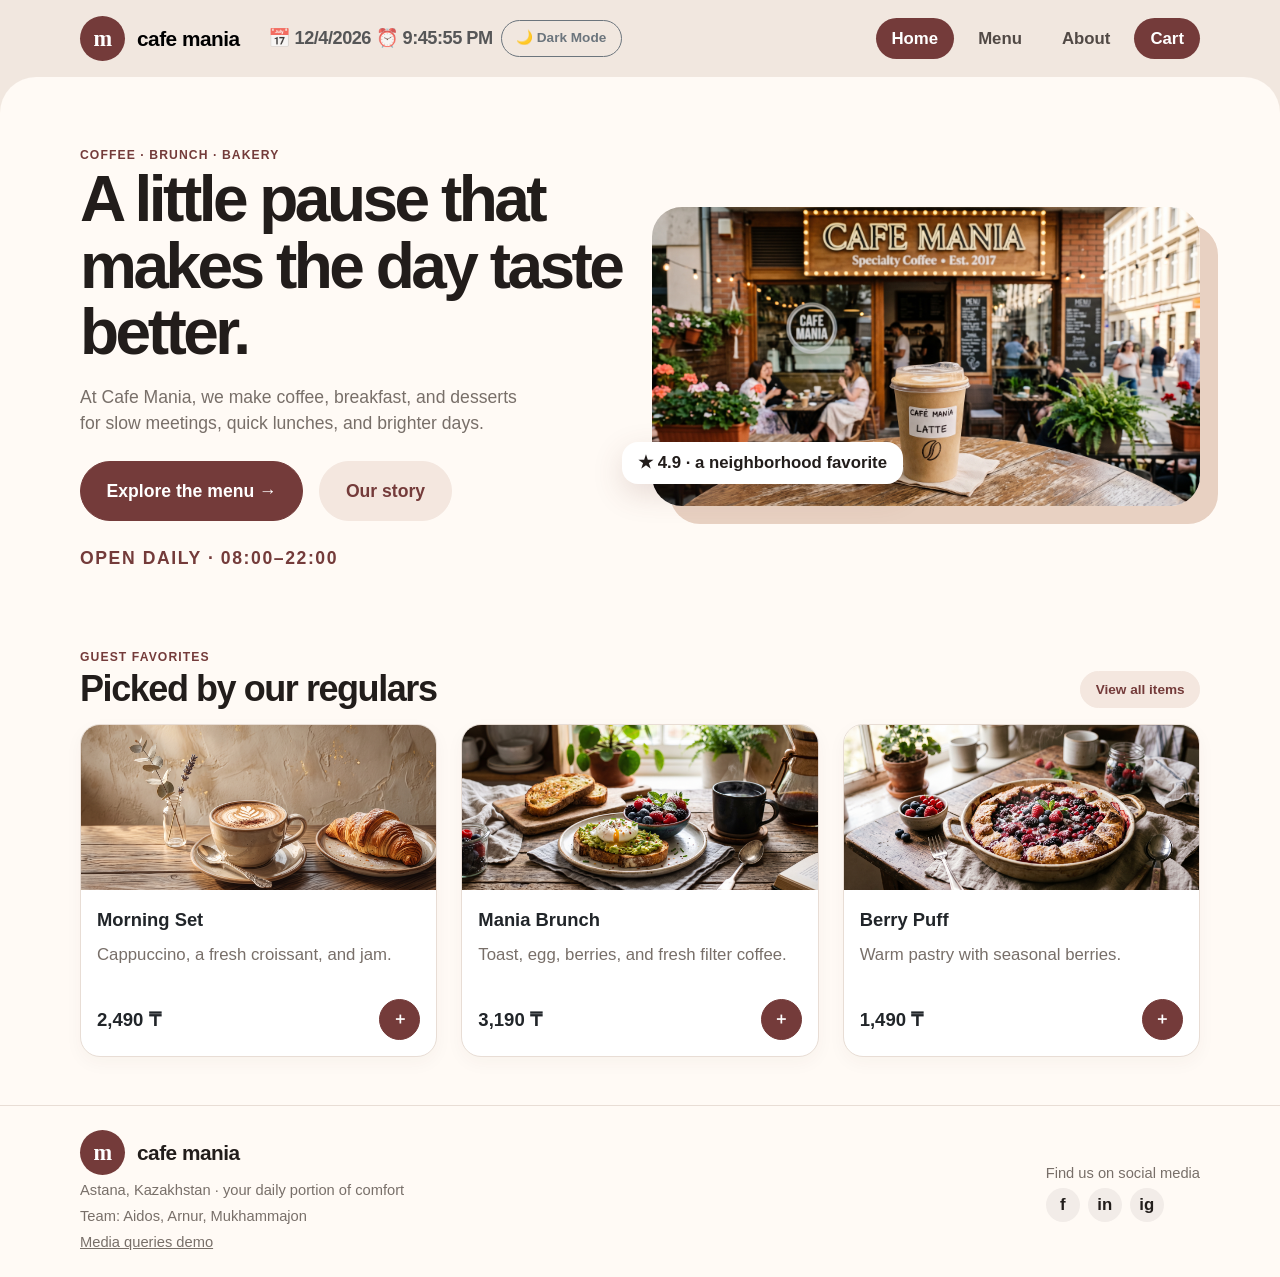
<file: index.html>
<!DOCTYPE html>
<html lang="en">
<head>
  <meta charset="UTF-8">
  <meta name="viewport" content="width=device-width, initial-scale=1.0">
  <title>Cafe Mania - Home</title>
  <link rel="stylesheet" href="https://cdn.jsdelivr.net/npm/bootstrap@5.3.3/dist/css/bootstrap.min.css">
  <link rel="stylesheet" href="css/style.css">
</head>
<body>

  <header id="main-header" class="py-3">
    <nav class="navbar navbar-expand-md p-0" aria-label="Main navigation">
      <div class="container shell">
        <a class="navbar-brand brand m-0 p-0" href="index.html">
          <span class="brand-mark">m</span>
          <span>cafe mania</span>
          <span id="live-clock" class="ms-3 small fw-bold text-muted"></span>
        </a>
        <button id="themeToggle" class="btn btn-sm btn-outline-secondary ms-2">🌙 Dark Mode</button>
        <button class="navbar-toggler" type="button" data-bs-toggle="collapse" data-bs-target="#mainNav" aria-controls="mainNav" aria-expanded="false" aria-label="Toggle navigation">
          <span class="navbar-toggler-icon"></span>
        </button>
        <div class="collapse navbar-collapse" id="mainNav">
          <ul class="navbar-nav ms-auto gap-1 gap-md-2 mt-3 mt-md-0 mb-0">
          <li class="nav-item"><a class="nav-link rounded-pill px-3 py-2 fw-bold small active bg-primary" href="index.html" aria-current="page">Home</a></li>
          <li class="nav-item"><a class="nav-link rounded-pill px-3 py-2 fw-bold small" href="menu.html">Menu</a></li>
          <li class="nav-item"><a class="nav-link rounded-pill px-3 py-2 fw-bold small" href="about.html">About</a></li>
          <li class="nav-item"><a class="nav-link rounded-pill px-3 py-2 fw-bold small bg-primary text-white" href="cart.html">Cart</a></li>
          </ul>
        </div>
      </div>
    </nav>
  </header>

  <main class="page pt-4 pt-md-5 pb-5">
    <div class="container shell">

      <section class="row align-items-center g-4 pt-lg-3 pb-5">
        <div class="col-lg-6">
          <div class="hero-copy">
            <span class="eyebrow">Coffee · brunch · bakery</span>
            <h1>A little pause that makes the day taste better.</h1>
            <p>At Cafe Mania, we make coffee, breakfast, and desserts for slow meetings, quick lunches, and brighter days.</p>
            <div class="d-flex flex-wrap gap-3 my-4">
              <a class="btn btn-primary btn-lg" href="menu.html">Explore the menu →</a>
              <a class="btn btn-secondary btn-lg" href="about.html">Our story</a>
            </div>
            <p class="eyebrow mb-0">Open daily · 08:00–22:00</p>
          </div>
        </div>
        <div class="col-lg-6">
          <div class="hero-art">
            <img class="img-fluid" src="images/main%20.jpg" alt="A Cafe Mania coffee cup and croissant">
            <div class="floating-note px-3 py-2">★ 4.9 · a neighborhood favorite</div>
          </div>
        </div>
      </section>

      <section>
        <div class="d-flex flex-column flex-sm-row justify-content-between align-items-sm-end gap-3 mt-3 mt-lg-4 mb-3">
          <div>
            <span class="eyebrow">Guest favorites</span>
            <h2 class="mb-0">Picked by our regulars</h2>
          </div>
          <a class="btn btn-secondary btn-sm align-self-start align-self-sm-auto" href="menu.html">View all items</a>
        </div>
        <div class="row row-cols-1 row-cols-md-2 row-cols-lg-3 g-4">
          <div class="col">
            <article class="card h-100">
              <img class="card-img-top" src="images/cofee.jpg" alt="Coffee and croissant set">
              <div class="card-body d-flex flex-column p-3">
                <h3 class="card-title">Morning Set</h3>
                <p class="card-text">Cappuccino, a fresh croissant, and jam.</p>
                <div class="price-line d-flex justify-content-between align-items-center mt-auto pt-3">
                  <span>2,490 ₸</span>
                  <a class="btn btn-primary btn-round rounded-circle p-0" href="cart.html" aria-label="Add Morning Set to cart">＋</a>
                </div>
              </div>
            </article>
          </div>
          <div class="col">
            <article class="card h-100">
              <img class="card-img-top" src="images/zavtrak.jpg" alt="Breakfast plate with toast and berries">
              <div class="card-body d-flex flex-column p-3">
                <h3 class="card-title">Mania Brunch</h3>
                <p class="card-text">Toast, egg, berries, and fresh filter coffee.</p>
                <div class="price-line d-flex justify-content-between align-items-center mt-auto pt-3">
                  <span>3,190 ₸</span>
                  <a class="btn btn-primary btn-round rounded-circle p-0" href="cart.html" aria-label="Add Mania Brunch to cart">＋</a>
                </div>
              </div>
            </article>
          </div>
          <div class="col">
            <article class="card h-100">
              <img class="card-img-top" src="images/pirog.jpg" alt="Berry pastry">
              <div class="card-body d-flex flex-column p-3">
                <h3 class="card-title">Berry Puff</h3>
                <p class="card-text">Warm pastry with seasonal berries.</p>
                <div class="price-line d-flex justify-content-between align-items-center mt-auto pt-3">
                  <span>1,490 ₸</span>
                  <a class="btn btn-primary btn-round rounded-circle p-0" href="cart.html" aria-label="Add Berry Puff to cart">＋</a>
                </div>
              </div>
            </article>
          </div>
        </div>
      </section>

    </div>
  </main>

  <footer class="py-4">
    <div class="container shell d-flex flex-column flex-md-row justify-content-between align-items-md-center gap-3">
      <div>
        <a class="brand" href="index.html">
          <span class="brand-mark">m</span>
          <span>cafe mania</span>
        </a>
        <p class="mt-1 mb-0 small">Astana, Kazakhstan · your daily portion of comfort</p>
        <p class="mt-1 mb-0 small">Team: Aidos, Arnur, Mukhammajon</p>
        <p class="mt-1 mb-0 small"><a class="text-decoration-underline" href="responsive.html">Media queries demo</a></p>
      </div>
      <div>
        <p class="mb-1 small">Find us on social media</p>
        <div class="socials d-flex gap-2">
          <a href="#">f</a>
          <a href="#">in</a>
          <a href="#">ig</a>
        </div>
      </div>
    </div>
  </footer>

  <script src="https://cdn.jsdelivr.net/npm/bootstrap@5.3.3/dist/js/bootstrap.bundle.min.js"></script>
  <script src="script.js"></script>
</body>
</html>
</file>
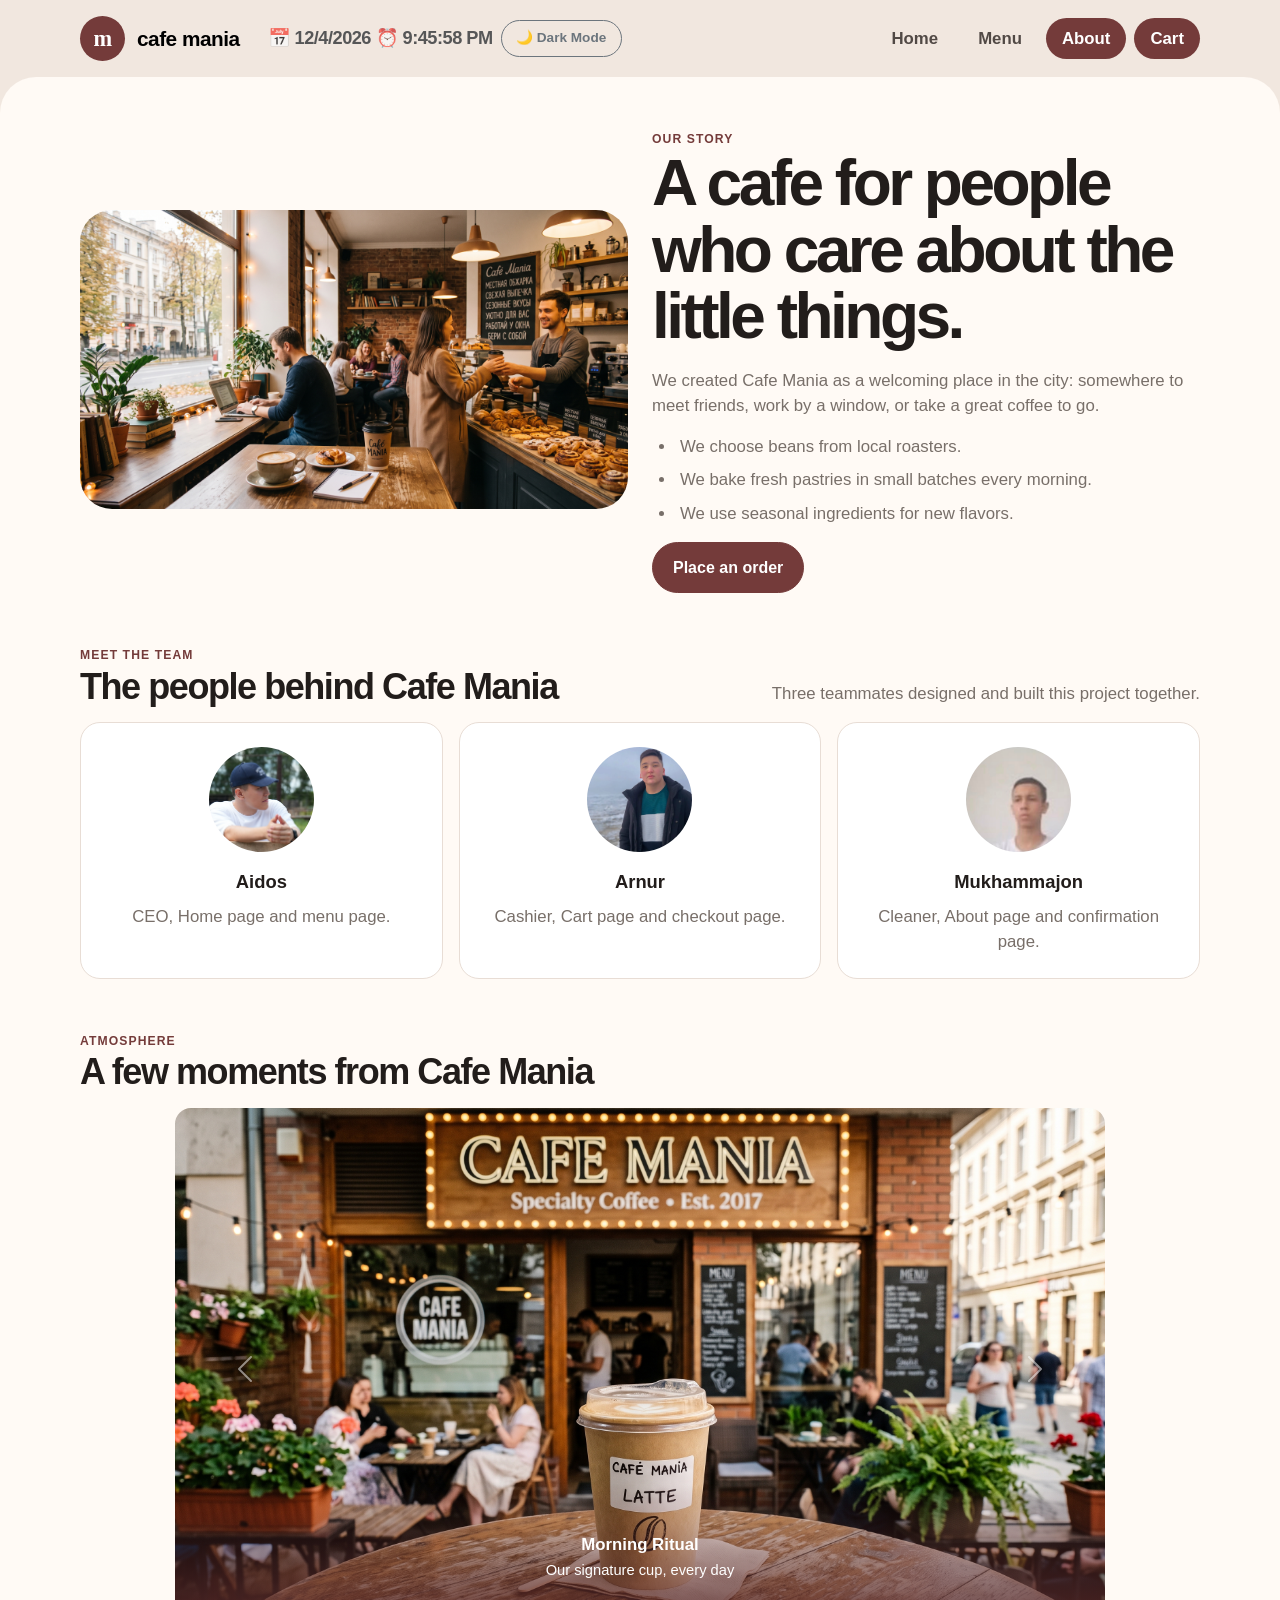
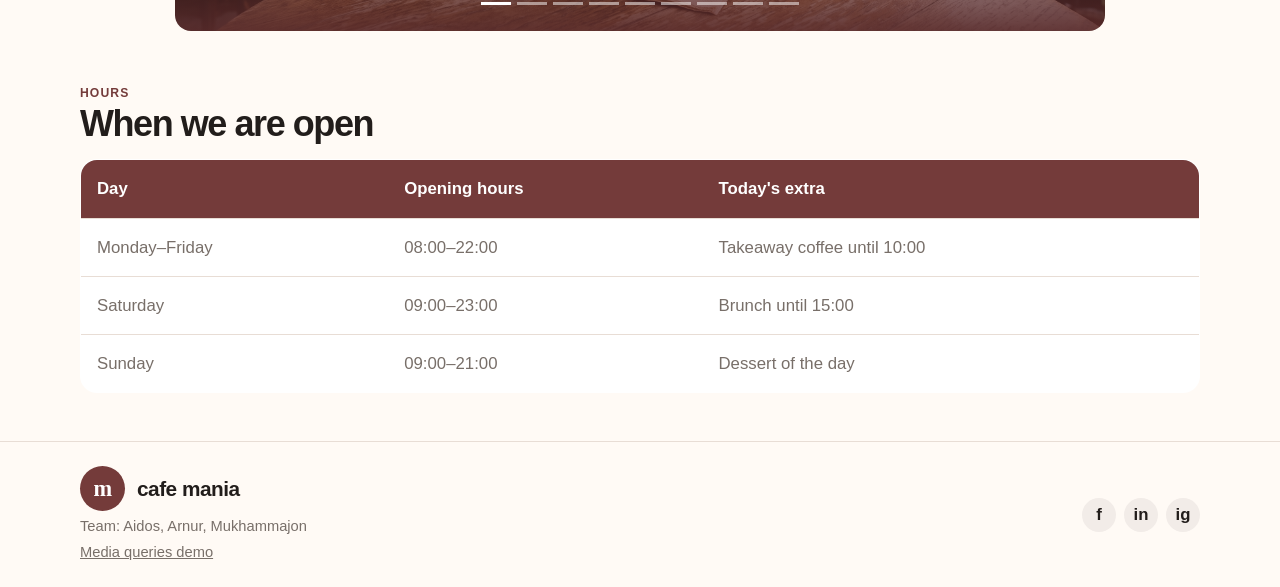
<file: about.html>
<!DOCTYPE html>
<html lang="en">
<head>
  <meta charset="UTF-8">
  <meta name="viewport" content="width=device-width, initial-scale=1.0">
  <title>Cafe Mania - About Us</title>
  <link rel="stylesheet" href="https://cdn.jsdelivr.net/npm/bootstrap@5.3.3/dist/css/bootstrap.min.css">
  <link rel="stylesheet" href="css/style.css">
</head>
<body>

  <header id="main-header" class="py-3">
    <nav class="navbar navbar-expand-md p-0" aria-label="Main navigation">
      <div class="container shell">
        <a class="navbar-brand brand m-0 p-0" href="index.html">
          <span class="brand-mark">m</span>
          <span>cafe mania</span>
          <span id="live-clock" class="ms-3 small fw-bold text-muted"></span>
        </a>
        <button id="themeToggle" class="btn btn-sm btn-outline-secondary ms-2">🌙 Dark Mode</button>
        <button class="navbar-toggler" type="button" data-bs-toggle="collapse" data-bs-target="#mainNav" aria-controls="mainNav" aria-expanded="false" aria-label="Toggle navigation">
          <span class="navbar-toggler-icon"></span>
        </button>
        <div class="collapse navbar-collapse" id="mainNav">
          <ul class="navbar-nav ms-auto gap-1 gap-md-2 mt-3 mt-md-0 mb-0">
          <li class="nav-item"><a class="nav-link rounded-pill px-3 py-2 fw-bold small" href="index.html">Home</a></li>
          <li class="nav-item"><a class="nav-link rounded-pill px-3 py-2 fw-bold small" href="menu.html">Menu</a></li>
          <li class="nav-item"><a class="nav-link rounded-pill px-3 py-2 fw-bold small active bg-primary" href="about.html" aria-current="page">About</a></li>
          <li class="nav-item"><a class="nav-link rounded-pill px-3 py-2 fw-bold small bg-primary text-white" href="cart.html">Cart</a></li>
          </ul>
        </div>
      </div>
    </nav>
  </header>

  <main class="page pt-4 pt-md-5 pb-5">
    <div class="container shell">

      <section class="row align-items-center g-4 mb-5">
        <div class="col-md-6">
          <img class="img-fluid rounded-5" src="images/team.jpg" alt="Cafe Mania team illustration">
        </div>
        <div class="col-md-6">
          <span class="eyebrow">Our story</span>
          <h1>A cafe for people who care about the little things.</h1>
          <p>We created Cafe Mania as a welcoming place in the city: somewhere to meet friends, work by a window, or take a great coffee to go.</p>
          <ul class="story-list ps-4">
            <li class="my-2 ps-1">We choose beans from local roasters.</li>
            <li class="my-2 ps-1">We bake fresh pastries in small batches every morning.</li>
            <li class="my-2 ps-1">We use seasonal ingredients for new flavors.</li>
          </ul>
          <a class="btn btn-primary" href="checkout.html">Place an order</a>
        </div>
      </section>

      <section class="mb-5">
        <div class="d-flex flex-column flex-sm-row justify-content-between align-items-sm-end gap-3 mt-3 mt-lg-4 mb-3">
          <div>
            <span class="eyebrow">Meet the team</span>
            <h2 class="mb-0">The people behind Cafe Mania</h2>
          </div>
          <p class="mb-0">Three teammates designed and built this project together.</p>
        </div>
        <div class="row row-cols-1 row-cols-sm-3 g-3">
          <div class="col">
            <article class="person h-100 p-4 text-center">
              <img class="rounded-circle mx-auto mb-3" src="images/aidos.jpeg" alt="Portrait of Aidos">
              <h3>Aidos</h3>
              <p class="mb-0">CEO, Home page and menu page.</p>
            </article>
          </div>
          <div class="col">
            <article class="person h-100 p-4 text-center">
              <img class="rounded-circle mx-auto mb-3" src="images/arnur.jpeg" alt="Portrait of Arnur">
              <h3>Arnur</h3>
              <p class="mb-0">Cashier, Cart page and checkout page.</p>
            </article>
          </div>
          <div class="col">
            <article class="person h-100 p-4 text-center">
              <img class="rounded-circle mx-auto mb-3" src="images/mukhammajon.jpeg" alt="Portrait of Mukhammajon">
              <h3>Mukhammajon</h3>
              <p class="mb-0">Cleaner, About page and confirmation page.</p>
            </article>
          </div>
        </div>
      </section>

      <section class="mb-5">
        <div class="d-flex flex-column flex-sm-row justify-content-between align-items-sm-end gap-3 mt-3 mt-lg-4 mb-3">
          <div>
            <span class="eyebrow">Atmosphere</span>
            <h2 class="mb-0">A few moments from Cafe Mania</h2>
          </div>
        </div>
        <div class="row justify-content-center">
          <div class="col-lg-10">
            <div id="atmosphereCarousel" class="carousel slide rounded-4 overflow-hidden" role="region" aria-label="Photo gallery">
              <div class="carousel-indicators">
              <button type="button" data-bs-target="#atmosphereCarousel" data-bs-slide-to="0" class="active" aria-current="true" aria-label="Slide 1"></button>
              <button type="button" data-bs-target="#atmosphereCarousel" data-bs-slide-to="1" aria-label="Slide 2"></button>
              <button type="button" data-bs-target="#atmosphereCarousel" data-bs-slide-to="2" aria-label="Slide 3"></button>
              <button type="button" data-bs-target="#atmosphereCarousel" data-bs-slide-to="3" aria-label="Slide 4"></button>
              <button type="button" data-bs-target="#atmosphereCarousel" data-bs-slide-to="4" aria-label="Slide 5"></button>
              <button type="button" data-bs-target="#atmosphereCarousel" data-bs-slide-to="5" aria-label="Slide 6"></button>
              <button type="button" data-bs-target="#atmosphereCarousel" data-bs-slide-to="6" aria-label="Slide 7"></button>
              <button type="button" data-bs-target="#atmosphereCarousel" data-bs-slide-to="7" aria-label="Slide 8"></button>
              <button type="button" data-bs-target="#atmosphereCarousel" data-bs-slide-to="8" aria-label="Slide 9"></button>
              </div>
              <div class="carousel-inner">
              <div class="carousel-item active">
                <img src="images/main%20.jpg" alt="Coffee cup and croissant on the counter">
                <div class="carousel-caption start-0 end-0 bottom-0 pt-5 pb-5 px-5">
                  <span class="fw-bold">Morning Ritual</span><br><small>Our signature cup, every day</small>
                </div>
              </div>
              <div class="carousel-item">
                <img src="images/cofee.jpg" alt="Coffee and croissant set">
                <div class="carousel-caption start-0 end-0 bottom-0 pt-5 pb-5 px-5">
                  <span class="fw-bold">Fresh Roast</span><br><small>Beans from local roasters</small>
                </div>
              </div>
              <div class="carousel-item">
                <img src="images/Cappucino.jpg" alt="Cappuccino with a pastry">
                <div class="carousel-caption start-0 end-0 bottom-0 pt-5 pb-5 px-5">
                  <span class="fw-bold">Latte Art</span><br><small>Double espresso, silky foam</small>
                </div>
              </div>
              <div class="carousel-item">
                <img src="images/zavtrak.jpg" alt="Breakfast plate with toast and berries">
                <div class="carousel-caption start-0 end-0 bottom-0 pt-5 pb-5 px-5">
                  <span class="fw-bold">Mania Brunch</span><br><small>Toast, egg and fresh berries</small>
                </div>
              </div>
              <div class="carousel-item">
                <img src="images/lunch.jpg" alt="Lunch plate">
                <div class="carousel-caption start-0 end-0 bottom-0 pt-5 pb-5 px-5">
                  <span class="fw-bold">Midday Break</span><br><small>A hot dish and homemade lemonade</small>
                </div>
              </div>
              <div class="carousel-item">
                <img src="images/pirog.jpg" alt="Berry pastry">
                <div class="carousel-caption start-0 end-0 bottom-0 pt-5 pb-5 px-5">
                  <span class="fw-bold">Bakery Corner</span><br><small>Baked fresh every morning</small>
                </div>
              </div>
              <div class="carousel-item">
                <img src="images/tea.jpg" alt="A hot drink in a cup">
                <div class="carousel-caption start-0 end-0 bottom-0 pt-5 pb-5 px-5">
                  <span class="fw-bold">Tea Time</span><br><small>Bright berry blends with honey</small>
                </div>
              </div>
              <div class="carousel-item">
                <img src="images/desert.jpg" alt="Berry dessert">
                <div class="carousel-caption start-0 end-0 bottom-0 pt-5 pb-5 px-5">
                  <span class="fw-bold">Dessert of the Day</span><br><small>Ask your barista what's fresh</small>
                </div>
              </div>
              <div class="carousel-item">
                <img src="images/team.jpg" alt="Cafe Mania team at work">
                <div class="carousel-caption start-0 end-0 bottom-0 pt-5 pb-5 px-5">
                  <span class="fw-bold">Our People</span><br><small>The faces behind every cup</small>
                </div>
              </div>
              </div>
              <button class="carousel-control-prev" type="button" data-bs-target="#atmosphereCarousel" data-bs-slide="prev">
                <span class="carousel-control-prev-icon" aria-hidden="true"></span>
                <span class="visually-hidden">Previous</span>
              </button>
              <button class="carousel-control-next" type="button" data-bs-target="#atmosphereCarousel" data-bs-slide="next">
                <span class="carousel-control-next-icon" aria-hidden="true"></span>
                <span class="visually-hidden">Next</span>
              </button>
            </div>
          </div>
        </div>
      </section>

      <section>
        <div class="d-flex flex-column flex-sm-row justify-content-between align-items-sm-end gap-3 mt-3 mt-lg-4 mb-3">
          <div>
            <span class="eyebrow">Hours</span>
            <h2 class="mb-0">When we are open</h2>
          </div>
        </div>
        <table class="schedule">
          <thead>
            <tr>
              <th class="p-2 p-sm-3">Day</th>
              <th class="p-2 p-sm-3">Opening hours</th>
              <th class="p-2 p-sm-3">Today's extra</th>
            </tr>
          </thead>
          <tbody>
            <tr>
              <td class="p-2 p-sm-3">Monday–Friday</td>
              <td class="p-2 p-sm-3">08:00–22:00</td>
              <td class="p-2 p-sm-3">Takeaway coffee until 10:00</td>
            </tr>
            <tr>
              <td class="p-2 p-sm-3">Saturday</td>
              <td class="p-2 p-sm-3">09:00–23:00</td>
              <td class="p-2 p-sm-3">Brunch until 15:00</td>
            </tr>
            <tr>
              <td class="p-2 p-sm-3">Sunday</td>
              <td class="p-2 p-sm-3">09:00–21:00</td>
              <td class="p-2 p-sm-3">Dessert of the day</td>
            </tr>
          </tbody>
        </table>
      </section>

    </div>
  </main>

  <footer class="py-4">
    <div class="container shell d-flex flex-column flex-md-row justify-content-between align-items-md-center gap-3">
      <div>
        <a class="brand" href="index.html">
          <span class="brand-mark">m</span>
          <span>cafe mania</span>
        </a>
        <p class="mt-1 mb-0 small">Team: Aidos, Arnur, Mukhammajon</p>
        <p class="mt-1 mb-0 small"><a class="text-decoration-underline" href="responsive.html">Media queries demo</a></p>
      </div>
      <div>
        <div class="socials d-flex gap-2">
          <a href="#">f</a>
          <a href="#">in</a>
          <a href="#">ig</a>
        </div>
      </div>
    </div>
  </footer>

  <script src="https://cdn.jsdelivr.net/npm/bootstrap@5.3.3/dist/js/bootstrap.bundle.min.js"></script>
  <script src="script.js"></script>
</body>
</html>
</file>
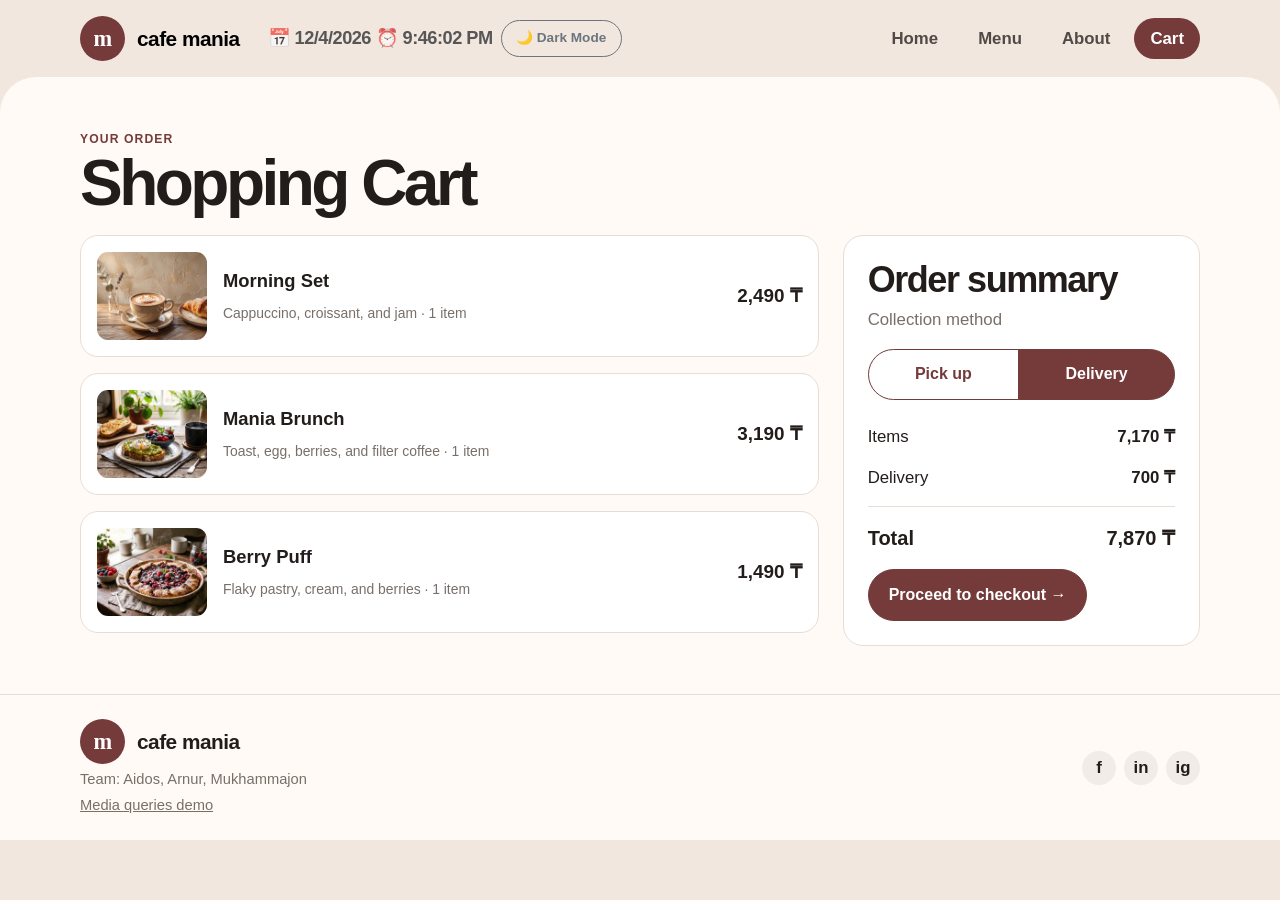
<file: cart.html>
<!DOCTYPE html>
<html lang="en">
<head>
  <meta charset="UTF-8">
  <meta name="viewport" content="width=device-width, initial-scale=1.0">
  <title>Cafe Mania - Cart</title>
  <link rel="stylesheet" href="https://cdn.jsdelivr.net/npm/bootstrap@5.3.3/dist/css/bootstrap.min.css">
  <link rel="stylesheet" href="css/style.css">
</head>
<body>

  <header id="main-header" class="py-3">
    <nav class="navbar navbar-expand-md p-0" aria-label="Main navigation">
      <div class="container shell">
        <a class="navbar-brand brand m-0 p-0" href="index.html">
          <span class="brand-mark">m</span>
          <span>cafe mania</span>
          <span id="live-clock" class="ms-3 small fw-bold text-muted"></span>
        </a>
        <button id="themeToggle" class="btn btn-sm btn-outline-secondary ms-2">🌙 Dark Mode</button>
        <button class="navbar-toggler" type="button" data-bs-toggle="collapse" data-bs-target="#mainNav" aria-controls="mainNav" aria-expanded="false" aria-label="Toggle navigation">
          <span class="navbar-toggler-icon"></span>
        </button>
        <div class="collapse navbar-collapse" id="mainNav">
          <ul class="navbar-nav ms-auto gap-1 gap-md-2 mt-3 mt-md-0 mb-0">
          <li class="nav-item"><a class="nav-link rounded-pill px-3 py-2 fw-bold small" href="index.html">Home</a></li>
          <li class="nav-item"><a class="nav-link rounded-pill px-3 py-2 fw-bold small" href="menu.html">Menu</a></li>
          <li class="nav-item"><a class="nav-link rounded-pill px-3 py-2 fw-bold small" href="about.html">About</a></li>
          <li class="nav-item"><a class="nav-link rounded-pill px-3 py-2 fw-bold small bg-primary text-white active" href="cart.html" aria-current="page">Cart</a></li>
          </ul>
        </div>
      </div>
    </nav>
  </header>

  <main class="page pt-4 pt-md-5 pb-5">
    <div class="container shell">

      <span class="eyebrow">Your order</span>
      <h1>Shopping Cart</h1>

      <div class="row g-4">

        <section class="col-lg-8 d-grid gap-3 align-content-start" aria-label="Items in cart">
          <article class="cart-item d-flex flex-wrap align-items-center gap-3 p-3">
            <img src="images/cofee.jpg" alt="Morning Set">
            <div class="flex-grow-1">
              <h3>Morning Set</h3>
              <p class="mb-0">Cappuccino, croissant, and jam · 1 item</p>
            </div>
            <span class="item-cost ms-auto">2,490 ₸</span>
          </article>
          <article class="cart-item d-flex flex-wrap align-items-center gap-3 p-3">
            <img src="images/zavtrak.jpg" alt="Mania Brunch">
            <div class="flex-grow-1">
              <h3>Mania Brunch</h3>
              <p class="mb-0">Toast, egg, berries, and filter coffee · 1 item</p>
            </div>
            <span class="item-cost ms-auto">3,190 ₸</span>
          </article>
          <article class="cart-item d-flex flex-wrap align-items-center gap-3 p-3">
            <img src="images/pirog.jpg" alt="Berry Puff">
            <div class="flex-grow-1">
              <h3>Berry Puff</h3>
              <p class="mb-0">Flaky pastry, cream, and berries · 1 item</p>
            </div>
            <span class="item-cost ms-auto">1,490 ₸</span>
          </article>
        </section>

        <aside class="col-lg-4">
          <div class="summary p-4">
            <h2>Order summary</h2>
            <p class="mb-0">Collection method</p>
            <div class="btn-group w-100 my-3" role="group" aria-label="Collection method">
              <input type="radio" class="btn-check" name="method" id="method-pickup" autocomplete="off">
              <label class="btn btn-outline-primary" for="method-pickup">Pick up</label>
              <input type="radio" class="btn-check" name="method" id="method-delivery" autocomplete="off" checked>
              <label class="btn btn-outline-primary" for="method-delivery">Delivery</label>
            </div>
            <div class="d-flex justify-content-between align-items-center py-2">
              <span>Items</span>
              <strong>7,170 ₸</strong>
            </div>
            <div class="d-flex justify-content-between align-items-center py-2">
              <span>Delivery</span>
              <strong>700 ₸</strong>
            </div>
            <div class="d-flex justify-content-between align-items-center mt-2 pt-3 mb-3 border-top fs-5 fw-bold">
              <span>Total</span>
              <span>7,870 ₸</span>
            </div>
            <a class="btn btn-primary" href="checkout.html">Proceed to checkout →</a>
          </div>
        </aside>

      </div>

    </div>
  </main>

  <footer class="py-4">
    <div class="container shell d-flex flex-column flex-md-row justify-content-between align-items-md-center gap-3">
      <div>
        <a class="brand" href="index.html">
          <span class="brand-mark">m</span>
          <span>cafe mania</span>
        </a>
        <p class="mt-1 mb-0 small">Team: Aidos, Arnur, Mukhammajon</p>
        <p class="mt-1 mb-0 small"><a class="text-decoration-underline" href="responsive.html">Media queries demo</a></p>
      </div>
      <div>
        <div class="socials d-flex gap-2">
          <a href="#">f</a>
          <a href="#">in</a>
          <a href="#">ig</a>
        </div>
      </div>
    </div>
  </footer>

  <script src="https://cdn.jsdelivr.net/npm/bootstrap@5.3.3/dist/js/bootstrap.bundle.min.js"></script>
  <script src="script.js"></script>
</body>
</html>
</file>
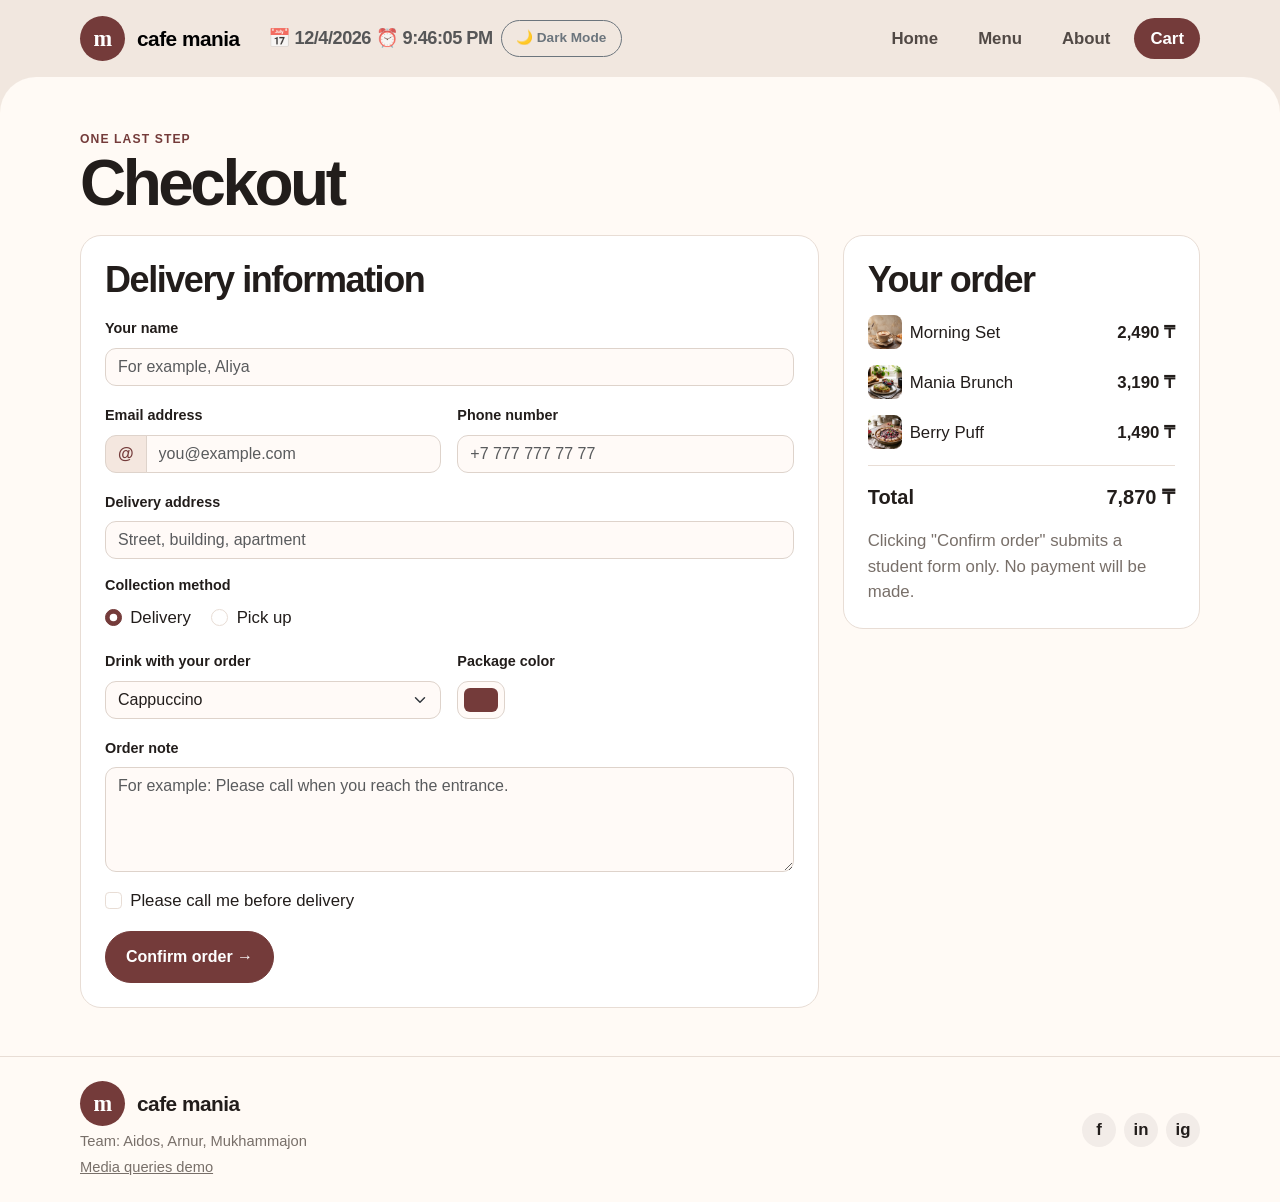
<file: checkout.html>
<!DOCTYPE html>
<html lang="en">
<head>
  <meta charset="UTF-8">
  <meta name="viewport" content="width=device-width, initial-scale=1.0">
  <title>Cafe Mania - Checkout</title>
  <link rel="stylesheet" href="https://cdn.jsdelivr.net/npm/bootstrap@5.3.3/dist/css/bootstrap.min.css">
  <link rel="stylesheet" href="css/style.css">
</head>
<body>

  <header id="main-header" class="py-3">
    <nav class="navbar navbar-expand-md p-0" aria-label="Main navigation">
      <div class="container shell">
        <a class="navbar-brand brand m-0 p-0" href="index.html">
          <span class="brand-mark">m</span>
          <span>cafe mania</span>
          <span id="live-clock" class="ms-3 small fw-bold text-muted"></span>
        </a>
        <button id="themeToggle" class="btn btn-sm btn-outline-secondary ms-2">🌙 Dark Mode</button>
        <button class="navbar-toggler" type="button" data-bs-toggle="collapse" data-bs-target="#mainNav" aria-controls="mainNav" aria-expanded="false" aria-label="Toggle navigation">
          <span class="navbar-toggler-icon"></span>
        </button>
        <div class="collapse navbar-collapse" id="mainNav">
          <ul class="navbar-nav ms-auto gap-1 gap-md-2 mt-3 mt-md-0 mb-0">
          <li class="nav-item"><a class="nav-link rounded-pill px-3 py-2 fw-bold small" href="index.html">Home</a></li>
          <li class="nav-item"><a class="nav-link rounded-pill px-3 py-2 fw-bold small" href="menu.html">Menu</a></li>
          <li class="nav-item"><a class="nav-link rounded-pill px-3 py-2 fw-bold small" href="about.html">About</a></li>
          <li class="nav-item"><a class="nav-link rounded-pill px-3 py-2 fw-bold small bg-primary text-white" href="cart.html">Cart</a></li>
          </ul>
        </div>
      </div>
    </nav>
  </header>

  <main class="page pt-4 pt-md-5 pb-5">
    <div class="container shell">

      <span class="eyebrow">One last step</span>
      <h1>Checkout</h1>

      <div class="row g-4 align-items-start">

        <div class="col-lg-8">
          <form id="contact-form" class="form-card p-3 p-sm-4" action="confirmation.html" method="get">
            <h2 class="mb-3">Delivery information</h2>
            <div class="row g-3">

              <div class="col-12">
                <label class="form-label" for="name">Your name</label>
                <input class="form-control" id="name" name="name" type="text" placeholder="For example, Aliya" required>
              </div>

              <div class="col-md-6">
                <label class="form-label" for="email">Email address</label>
                <div class="input-group">
                  <span class="input-group-text" aria-hidden="true">@</span>
                  <input class="form-control" id="email" name="email" type="email" placeholder="you@example.com" required>
                </div>
              </div>

              <div class="col-md-6">
                <label class="form-label" for="phone">Phone number</label>
                <input class="form-control" id="phone" name="phone" type="tel" placeholder="+7 777 777 77 77" required>
              </div>

              <div class="col-12">
                <label class="form-label" for="address">Delivery address</label>
                <input class="form-control" id="address" name="address" type="text" placeholder="Street, building, apartment" required>
              </div>

              <div class="col-12">
                <div class="form-label" id="method-label">Collection method</div>
                <div role="radiogroup" aria-labelledby="method-label">
                  <div class="form-check form-check-inline">
                    <input class="form-check-input" type="radio" name="delivery" id="delivery" value="delivery" checked>
                    <label class="form-check-label" for="delivery">Delivery</label>
                  </div>
                  <div class="form-check form-check-inline">
                    <input class="form-check-input" type="radio" name="delivery" id="pickup" value="pickup">
                    <label class="form-check-label" for="pickup">Pick up</label>
                  </div>
                </div>
              </div>

              <div class="col-md-6">
                <label class="form-label" for="drink">Drink with your order</label>
                <select class="form-select" id="drink" name="drink">
                  <option>Cappuccino</option>
                  <option>Americano</option>
                  <option>Sea-Buckthorn Tea</option>
                </select>
              </div>

              <div class="col-md-6">
                <label class="form-label" for="color">Package color</label>
                <input class="form-control form-control-color" id="color" name="color" type="color" value="#743b3a" title="Choose package color">
              </div>

              <div class="col-12">
                <label class="form-label" for="message">Order note</label>
                <textarea class="form-control" id="message" name="message" placeholder="For example: Please call when you reach the entrance."></textarea>
              </div>

              <div class="col-12">
                <div class="form-check">
                  <input class="form-check-input" type="checkbox" id="callme" name="callme" value="yes">
                  <label class="form-check-label" for="callme">Please call me before delivery</label>
                </div>
              </div>

              <div class="col-12">
                <button class="btn btn-primary" type="submit">Confirm order →</button>
              </div>

            </div>
          </form>
        </div>

        <aside class="col-lg-4">
          <div class="summary p-4">
            <h2>Your order</h2>
            <div class="d-flex justify-content-between align-items-center py-2">
              <div class="d-flex align-items-center gap-2">
                <img class="rounded-3" src="images/cofee.jpg" alt="Morning Set">
                <span>Morning Set</span>
              </div>
              <strong>2,490 ₸</strong>
            </div>
            <div class="d-flex justify-content-between align-items-center py-2">
              <div class="d-flex align-items-center gap-2">
                <img class="rounded-3" src="images/zavtrak.jpg" alt="Mania Brunch">
                <span>Mania Brunch</span>
              </div>
              <strong>3,190 ₸</strong>
            </div>
            <div class="d-flex justify-content-between align-items-center py-2">
              <div class="d-flex align-items-center gap-2">
                <img class="rounded-3" src="images/pirog.jpg" alt="Berry Puff">
                <span>Berry Puff</span>
              </div>
              <strong>1,490 ₸</strong>
            </div>
            <div class="d-flex justify-content-between align-items-center mt-2 pt-3 mb-3 border-top fs-5 fw-bold">
              <span>Total</span>
              <span>7,870 ₸</span>
            </div>
            <p class="mb-0">Clicking "Confirm order" submits a student form only. No payment will be made.</p>
          </div>
        </aside>

      </div>

    </div>
  </main>

  <footer class="py-4">
    <div class="container shell d-flex flex-column flex-md-row justify-content-between align-items-md-center gap-3">
      <div>
        <a class="brand" href="index.html">
          <span class="brand-mark">m</span>
          <span>cafe mania</span>
        </a>
        <p class="mt-1 mb-0 small">Team: Aidos, Arnur, Mukhammajon</p>
        <p class="mt-1 mb-0 small"><a class="text-decoration-underline" href="responsive.html">Media queries demo</a></p>
      </div>
      <div>
        <div class="socials d-flex gap-2">
          <a href="#">f</a>
          <a href="#">in</a>
          <a href="#">ig</a>
        </div>
      </div>
    </div>
  </footer>

  <script src="https://cdn.jsdelivr.net/npm/bootstrap@5.3.3/dist/js/bootstrap.bundle.min.js"></script>
  <script src="script.js"></script>
</body>
</html>
</file>
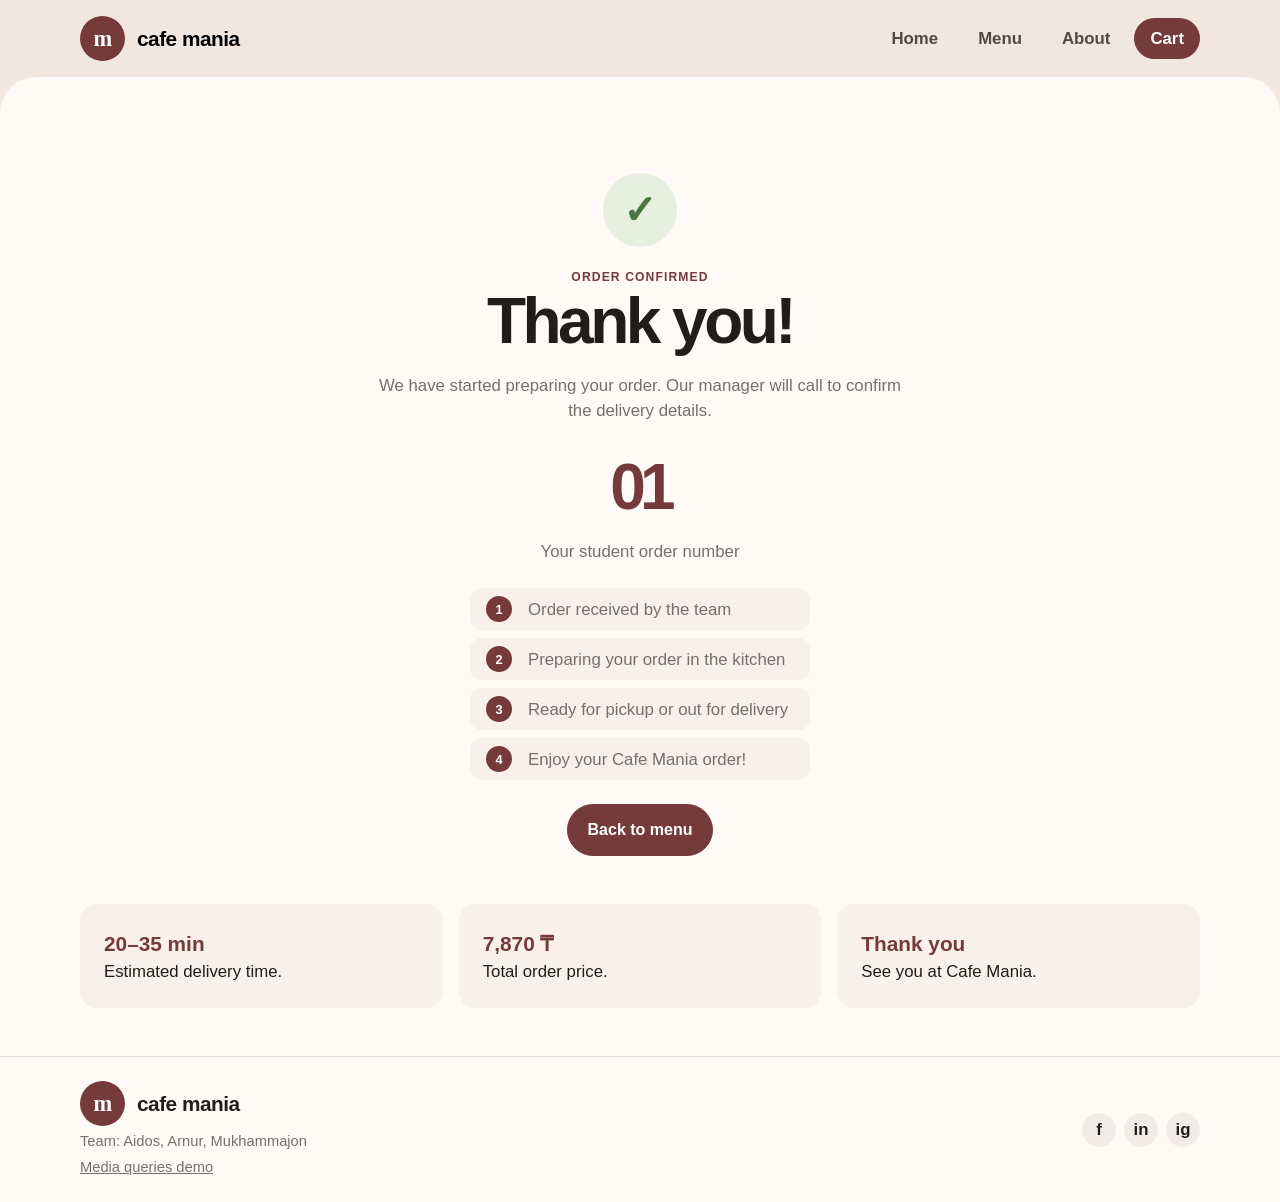
<file: confirmation.html>
<!DOCTYPE html>
<html lang="en">
<head>
  <meta charset="UTF-8">
  <meta name="viewport" content="width=device-width, initial-scale=1.0">
  <title>Cafe Mania - Order Confirmed</title>
  <link rel="stylesheet" href="https://cdn.jsdelivr.net/npm/bootstrap@5.3.3/dist/css/bootstrap.min.css">
  <link rel="stylesheet" href="css/style.css">
</head>
<body>

  <header id="main-header" class="py-3">
    <nav class="navbar navbar-expand-md p-0" aria-label="Main navigation">
      <div class="container shell">
        <a class="navbar-brand brand m-0 p-0" href="index.html">
          <span class="brand-mark">m</span>
          <span>cafe mania</span>
          
        </a>
        <button class="navbar-toggler" type="button" data-bs-toggle="collapse" data-bs-target="#mainNav" aria-controls="mainNav" aria-expanded="false" aria-label="Toggle navigation">
          <span class="navbar-toggler-icon"></span>
        </button>
        <div class="collapse navbar-collapse" id="mainNav">
          <ul class="navbar-nav ms-auto gap-1 gap-md-2 mt-3 mt-md-0 mb-0">
          <li class="nav-item"><a class="nav-link rounded-pill px-3 py-2 fw-bold small" href="index.html">Home</a></li>
          <li class="nav-item"><a class="nav-link rounded-pill px-3 py-2 fw-bold small" href="menu.html">Menu</a></li>
          <li class="nav-item"><a class="nav-link rounded-pill px-3 py-2 fw-bold small" href="about.html">About</a></li>
          <li class="nav-item"><a class="nav-link rounded-pill px-3 py-2 fw-bold small bg-primary text-white" href="cart.html">Cart</a></li>
          </ul>
        </div>
      </div>
    </nav>
  </header>

  <main class="page pt-4 pt-md-5 pb-5">
    <div class="container shell">

      <section class="row justify-content-center my-5 text-center">
        <div class="col-md-8 col-lg-6">
          <div class="success-icon mx-auto mb-3">✓</div>
          <span class="eyebrow">Order confirmed</span>
          <h1>Thank you!</h1>
          <p>We have started preparing your order. Our manager will call to confirm the delivery details.</p>
          <div class="order-number my-1">01</div>
          <p>Your student order number</p>
          <ol class="order-steps d-flex flex-column gap-2 mx-auto my-4 p-0">
          <li class="d-flex align-items-center gap-3 px-3 py-2"><span class="step-num">1</span><span>Order received by the team</span></li>
          <li class="d-flex align-items-center gap-3 px-3 py-2"><span class="step-num">2</span><span>Preparing your order in the kitchen</span></li>
          <li class="d-flex align-items-center gap-3 px-3 py-2"><span class="step-num">3</span><span>Ready for pickup or out for delivery</span></li>
          <li class="d-flex align-items-center gap-3 px-3 py-2"><span class="step-num">4</span><span>Enjoy your Cafe Mania order!</span></li>
          </ol>
          <a class="btn btn-primary" href="menu.html">Back to menu</a>
        </div>
      </section>

      <ul class="row row-cols-1 row-cols-md-3 g-3 list-unstyled mb-0" aria-label="Order information">
        <li class="col"><div class="benefit h-100 p-3 p-sm-4"><strong>20–35 min</strong><span>Estimated delivery time.</span></div></li>
        <li class="col"><div class="benefit h-100 p-3 p-sm-4"><strong>7,870 ₸</strong><span>Total order price.</span></div></li>
        <li class="col"><div class="benefit h-100 p-3 p-sm-4"><strong>Thank you</strong><span>See you at Cafe Mania.</span></div></li>
      </ul>

    </div>
  </main>

  <footer class="py-4">
    <div class="container shell d-flex flex-column flex-md-row justify-content-between align-items-md-center gap-3">
      <div>
        <a class="brand" href="index.html">
          <span class="brand-mark">m</span>
          <span>cafe mania</span>
        </a>
        <p class="mt-1 mb-0 small">Team: Aidos, Arnur, Mukhammajon</p>
        <p class="mt-1 mb-0 small"><a class="text-decoration-underline" href="responsive.html">Media queries demo</a></p>
      </div>
      <div>
        <div class="socials d-flex gap-2">
          <a href="#">f</a>
          <a href="#">in</a>
          <a href="#">ig</a>
        </div>
      </div>
    </div>
  </footer>

  <script src="https://cdn.jsdelivr.net/npm/bootstrap@5.3.3/dist/js/bootstrap.bundle.min.js"></script>
  <script src="script.js"></script>
</body>
</html>
</file>
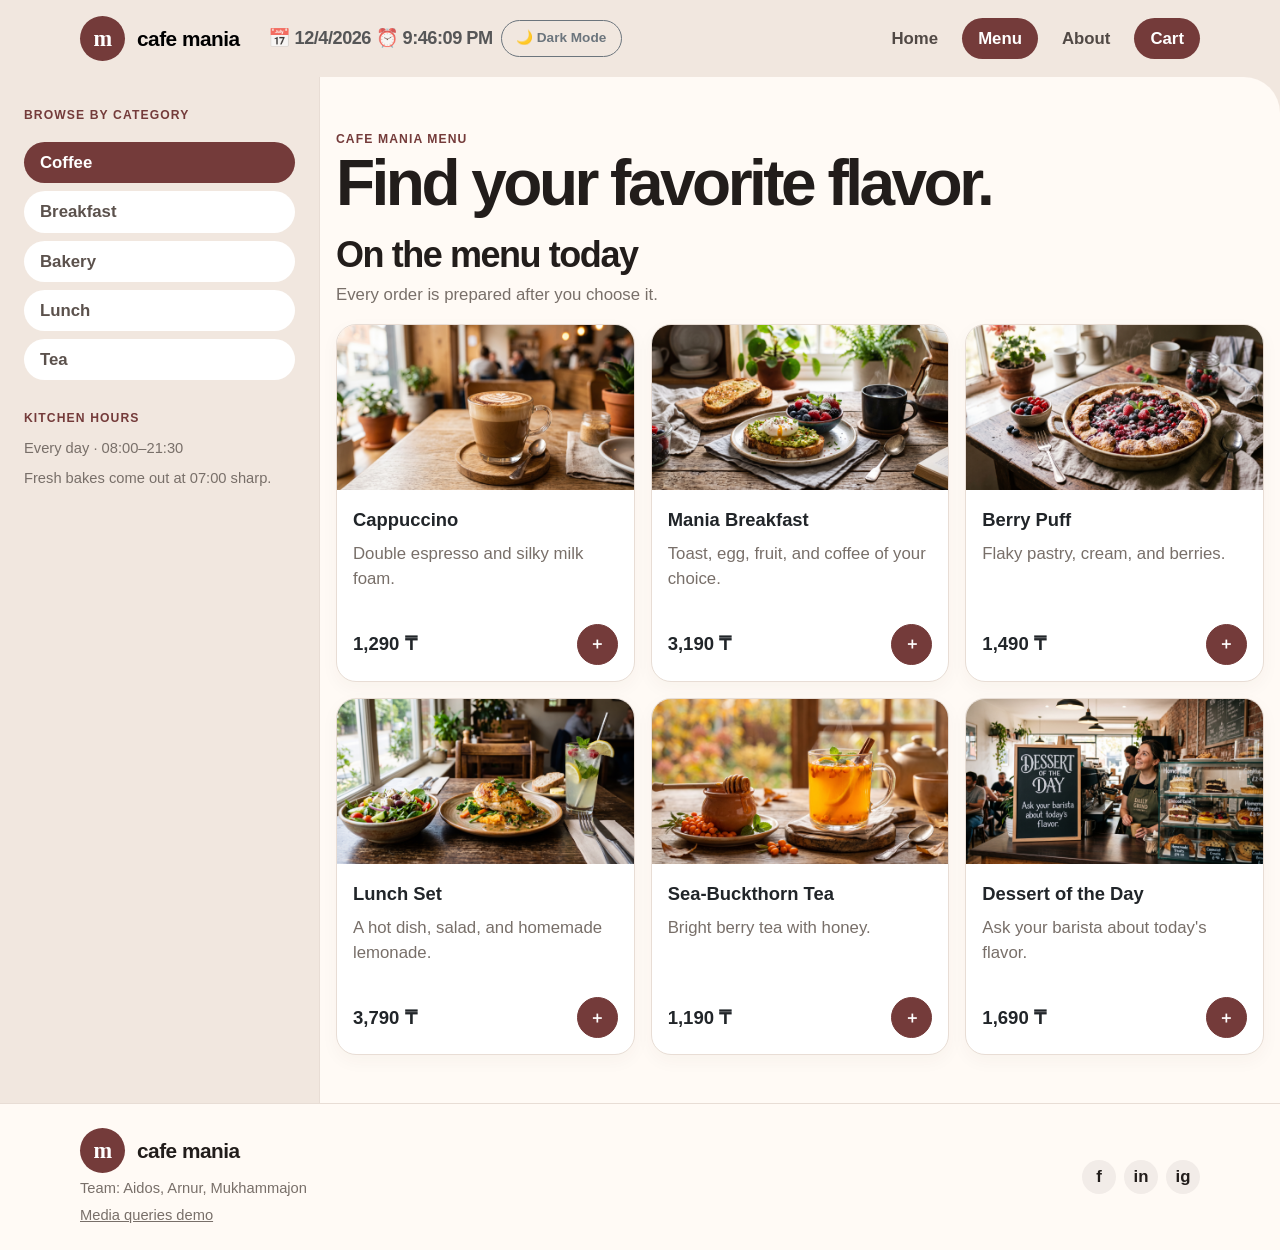
<file: menu.html>
<!DOCTYPE html>
<html lang="en">
<head>
  <meta charset="UTF-8">
  <meta name="viewport" content="width=device-width, initial-scale=1.0">
  <title>Cafe Mania - Menu</title>
  <link rel="stylesheet" href="https://cdn.jsdelivr.net/npm/bootstrap@5.3.3/dist/css/bootstrap.min.css">
  <link rel="stylesheet" href="css/style.css">
</head>
<body>

  <div class="d-flex flex-column min-vh-100">

  <header id="main-header" class="py-3">
    <nav class="navbar navbar-expand-md p-0" aria-label="Main navigation">
      <div class="container shell">
        <a class="navbar-brand brand m-0 p-0" href="index.html">
          <span class="brand-mark">m</span>
          <span>cafe mania</span>
          <span id="live-clock" class="ms-3 small fw-bold text-muted"></span>
        </a>
        <button id="themeToggle" class="btn btn-sm btn-outline-secondary ms-2">🌙 Dark Mode</button>
        <button class="navbar-toggler" type="button" data-bs-toggle="collapse" data-bs-target="#mainNav" aria-controls="mainNav" aria-expanded="false" aria-label="Toggle navigation">
          <span class="navbar-toggler-icon"></span>
        </button>
        <div class="collapse navbar-collapse" id="mainNav">
          <ul class="navbar-nav ms-auto gap-1 gap-md-2 mt-3 mt-md-0 mb-0">
          <li class="nav-item"><a class="nav-link rounded-pill px-3 py-2 fw-bold small" href="index.html">Home</a></li>
          <li class="nav-item"><a class="nav-link rounded-pill px-3 py-2 fw-bold small active bg-primary" href="menu.html" aria-current="page">Menu</a></li>
          <li class="nav-item"><a class="nav-link rounded-pill px-3 py-2 fw-bold small" href="about.html">About</a></li>
          <li class="nav-item"><a class="nav-link rounded-pill px-3 py-2 fw-bold small bg-primary text-white" href="cart.html">Cart</a></li>
          </ul>
        </div>
      </div>
    </nav>
  </header>

  <div class="row g-0 flex-grow-1">

    <aside class="col-lg-3 menu-layout__sidebar p-4" aria-label="Menu categories and info">
      <div class="mb-4">
        <span class="eyebrow">Browse by category</span>
        <nav class="category-nav nav flex-column gap-2 mt-3" aria-label="Menu categories">
            <a class="nav-link rounded-pill fw-bold bg-primary text-white" href="#coffee">Coffee</a>
            <a class="nav-link rounded-pill fw-bold bg-white" href="#breakfast">Breakfast</a>
            <a class="nav-link rounded-pill fw-bold bg-white" href="#pastry">Bakery</a>
            <a class="nav-link rounded-pill fw-bold bg-white" href="#lunch">Lunch</a>
            <a class="nav-link rounded-pill fw-bold bg-white" href="#tea">Tea</a>
        </nav>
      </div>
      <div class="mb-4">
        <span class="eyebrow">Kitchen hours</span>
        <p class="mt-2 mb-0 small">Every day · 08:00–21:30</p>
        <p class="mt-2 mb-0 small">Fresh bakes come out at 07:00 sharp.</p>
      </div>
    </aside>

    <main class="col-lg-9 page menu-layout__main pt-4 pt-md-5 pb-5">
      <div class="container shell">

        <span class="eyebrow">Cafe Mania Menu</span>
        <h1>Find your favorite flavor.</h1>

        <section id="coffee">
          <div class="mb-3">
            <h2>On the menu today</h2>
            <p class="mb-0">Every order is prepared after you choose it.</p>
          </div>
          <div class="row row-cols-1 row-cols-sm-2 row-cols-lg-3 g-3">
          <div class="col">
            <article class="card h-100">
              <img class="card-img-top" src="images/Cappucino.jpg" alt="Cappuccino with a pastry">
              <div class="card-body d-flex flex-column p-3">
                <h3 class="card-title">Cappuccino</h3>
                <p class="card-text">Double espresso and silky milk foam.</p>
                <div class="price-line d-flex justify-content-between align-items-center mt-auto pt-3">
                  <span>1,290 ₸</span>
                  <a class="btn btn-primary btn-round rounded-circle p-0" href="cart.html" aria-label="Add Cappuccino to cart">＋</a>
                </div>
              </div>
            </article>
          </div>
          <div class="col">
            <article class="card h-100" id="breakfast">
              <img class="card-img-top" src="images/zavtrak.jpg" alt="Toast and berry breakfast">
              <div class="card-body d-flex flex-column p-3">
                <h3 class="card-title">Mania Breakfast</h3>
                <p class="card-text">Toast, egg, fruit, and coffee of your choice.</p>
                <div class="price-line d-flex justify-content-between align-items-center mt-auto pt-3">
                  <span>3,190 ₸</span>
                  <a class="btn btn-primary btn-round rounded-circle p-0" href="cart.html" aria-label="Add breakfast to cart">＋</a>
                </div>
              </div>
            </article>
          </div>
          <div class="col">
            <article class="card h-100" id="pastry">
              <img class="card-img-top" src="images/pirog.jpg" alt="Berry puff pastry">
              <div class="card-body d-flex flex-column p-3">
                <h3 class="card-title">Berry Puff</h3>
                <p class="card-text">Flaky pastry, cream, and berries.</p>
                <div class="price-line d-flex justify-content-between align-items-center mt-auto pt-3">
                  <span>1,490 ₸</span>
                  <a class="btn btn-primary btn-round rounded-circle p-0" href="cart.html" aria-label="Add berry puff to cart">＋</a>
                </div>
              </div>
            </article>
          </div>
          <div class="col">
            <article class="card h-100" id="lunch">
              <img class="card-img-top" src="images/lunch.jpg" alt="Lunch plate">
              <div class="card-body d-flex flex-column p-3">
                <h3 class="card-title">Lunch Set</h3>
                <p class="card-text">A hot dish, salad, and homemade lemonade.</p>
                <div class="price-line d-flex justify-content-between align-items-center mt-auto pt-3">
                  <span>3,790 ₸</span>
                  <a class="btn btn-primary btn-round rounded-circle p-0" href="cart.html" aria-label="Add lunch set to cart">＋</a>
                </div>
              </div>
            </article>
          </div>
          <div class="col">
            <article class="card h-100" id="tea">
              <img class="card-img-top" src="images/tea.jpg" alt="A hot drink in a cup">
              <div class="card-body d-flex flex-column p-3">
                <h3 class="card-title">Sea-Buckthorn Tea</h3>
                <p class="card-text">Bright berry tea with honey.</p>
                <div class="price-line d-flex justify-content-between align-items-center mt-auto pt-3">
                  <span>1,190 ₸</span>
                  <a class="btn btn-primary btn-round rounded-circle p-0" href="cart.html" aria-label="Add tea to cart">＋</a>
                </div>
              </div>
            </article>
          </div>
          <div class="col">
            <article class="card h-100">
              <img class="card-img-top" src="images/desert.jpg" alt="Berry dessert">
              <div class="card-body d-flex flex-column p-3">
                <h3 class="card-title">Dessert of the Day</h3>
                <p class="card-text">Ask your barista about today's flavor.</p>
                <div class="price-line d-flex justify-content-between align-items-center mt-auto pt-3">
                  <span>1,690 ₸</span>
                  <a class="btn btn-primary btn-round rounded-circle p-0" href="cart.html" aria-label="Add dessert to cart">＋</a>
                </div>
              </div>
            </article>
          </div>
          </div>
        </section>

      </div>
    </main>

  </div>

  <footer class="py-4">
    <div class="container shell d-flex flex-column flex-md-row justify-content-between align-items-md-center gap-3">
      <div>
        <a class="brand" href="index.html">
          <span class="brand-mark">m</span>
          <span>cafe mania</span>
        </a>
        <p class="mt-1 mb-0 small">Team: Aidos, Arnur, Mukhammajon</p>
        <p class="mt-1 mb-0 small"><a class="text-decoration-underline" href="responsive.html">Media queries demo</a></p>
      </div>
      <div>
        <div class="socials d-flex gap-2">
          <a href="#">f</a>
          <a href="#">in</a>
          <a href="#">ig</a>
        </div>
      </div>
    </div>
  </footer>

  </div>

  <script src="https://cdn.jsdelivr.net/npm/bootstrap@5.3.3/dist/js/bootstrap.bundle.min.js"></script>
  <script src="script.js"></script>
</body>
</html>
</file>
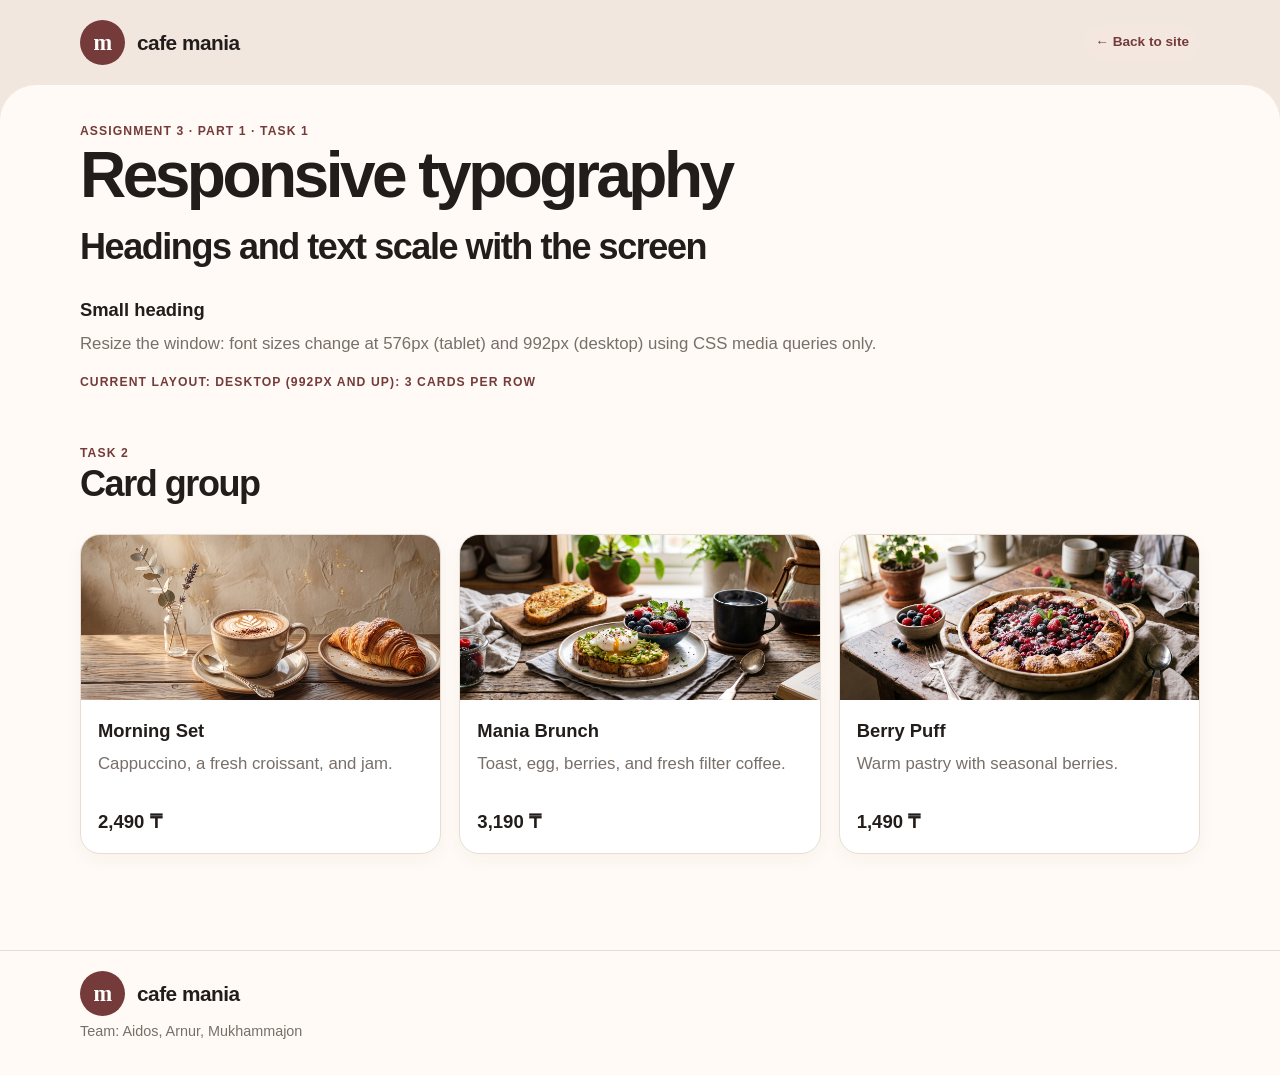
<file: responsive.html>
<!DOCTYPE html>
<html lang="en">
<head>
  <meta charset="UTF-8">
  <meta name="viewport" content="width=device-width, initial-scale=1.0">
  <title>Cafe Mania - Media Queries</title>
  <link rel="stylesheet" href="css/style.css">
  <link rel="stylesheet" href="css/media-queries.css">
</head>
<body>

  <header id="main-header" class="demo-bar">
    <div class="shell demo-bar__inner">
      <a class="brand" href="index.html">
        <span class="brand-mark">m</span>
        <span>cafe mania</span>
      </a>
      <a class="tag" href="index.html">← Back to site</a>
    </div>
  </header>

  <main class="page demo-page">
    <div class="shell">

      <section class="demo-section">
        <span class="eyebrow">Assignment 3 · Part 1 · Task 1</span>
        <h1>Responsive typography</h1>
        <h2>Headings and text scale with the screen</h2>
        <h3>Small heading</h3>
        <p>Resize the window: font sizes change at 576px (tablet) and 992px (desktop) using CSS media queries only.</p>
        <p class="eyebrow">Current layout: <span class="viewport-label"></span></p>
      </section>

      <section class="demo-section">
        <span class="eyebrow">Task 2</span>
        <h2>Card group</h2>
        <div class="mq-cards">
        <article class="card">
          <img src="images/cofee.jpg" alt="Coffee and croissant set">
          <div class="card-body">
            <h3>Morning Set</h3>
            <p>Cappuccino, a fresh croissant, and jam.</p>
            <div class="price-line">2,490 ₸</div>
          </div>
        </article>
        <article class="card">
          <img src="images/zavtrak.jpg" alt="Breakfast plate with toast and berries">
          <div class="card-body">
            <h3>Mania Brunch</h3>
            <p>Toast, egg, berries, and fresh filter coffee.</p>
            <div class="price-line">3,190 ₸</div>
          </div>
        </article>
        <article class="card">
          <img src="images/pirog.jpg" alt="Berry pastry">
          <div class="card-body">
            <h3>Berry Puff</h3>
            <p>Warm pastry with seasonal berries.</p>
            <div class="price-line">1,490 ₸</div>
          </div>
        </article>
        </div>
      </section>

    </div>
  </main>

  <footer class="demo-footer">
    <div class="shell">
      <a class="brand" href="index.html">
        <span class="brand-mark">m</span>
        <span>cafe mania</span>
      </a>
      <p>Team: Aidos, Arnur, Mukhammajon</p>
    </div>
  </footer>
  <script src="script.js"></script>
</body>
</html>
</file>
<file: css/style.css>
:root {
  --wine: #743b3a;
  --wine-dark: #592b2b;
  --cream: #fffaf5;
  --sand: #f1e7df;
  --ink: #221d1b;
  --muted: #786f69;
  --line: #e8ddd5;
  --green: #758664;

  --bs-primary: #743b3a;
  --bs-primary-rgb: 116, 59, 58;
  --bs-border-color: var(--line);
}

* {
  box-sizing: border-box;
}

html {
  scroll-behavior: smooth;
}

body {
  margin: 0;
  background: var(--sand);
  color: var(--ink);
  font-family: "Trebuchet MS", "Segoe UI", Arial, sans-serif;
  font-size: 0.95rem;
  line-height: 1.5;
}

img {
  max-width: 100%;
  display: block;
}

a {
  color: inherit;
  text-decoration: none;
}

a:hover {
  color: var(--wine);
}

button,
input,
select,
textarea {
  font: inherit;
}

/* Layout shell
   Bootstrap .container (12px side padding) sized to the original 1120px content width.
   ========================================================================== */

.shell {
  width: min(1144px, calc(100% - 8px));
  max-width: none;
  margin: auto;
}

.page {
  background: var(--cream);
  min-height: 590px;
  border-radius: 36px 36px 0 0;
}

/* Header & navigation (Bootstrap navbar) */

#main-header {
  background: var(--sand);
}

.brand {
  display: flex;
  gap: 12px;
  align-items: center;
  font-size: 1.3rem;
  font-weight: 800;
  letter-spacing: -0.5px;
}

.brand-mark {
  width: 45px;
  height: 45px;
  border-radius: 50%;
  background: var(--wine);
  color: #fff;
  display: grid;
  place-items: center;
  font-family: Georgia, serif;
  font-size: 1.4rem;
}

.navbar {
  --bs-navbar-color: #514945;
  --bs-navbar-hover-color: #fff;
  --bs-navbar-active-color: #fff;
  --bs-navbar-toggler-border-color: var(--wine);
  --bs-navbar-toggler-focus-width: 0.2rem;
}

.navbar-nav .nav-link:hover {
  background: var(--wine);
}

/* Typography */

.eyebrow {
  color: var(--wine);
  font-weight: 800;
  text-transform: uppercase;
  letter-spacing: 0.09em;
  font-size: 0.76rem;
}

h1, h2, h3 {
  font-weight: 700;
}

h1 {
  font-size: 2rem;
  line-height: 1.04;
  letter-spacing: -0.055em;
  margin-bottom: 18px;
}

h2 {
  font-size: 1.5rem;
  letter-spacing: -0.04em;
  line-height: 1.1;
}

h3 {
  font-size: 1.05rem;
  line-height: 1.5;
}

p {
  color: var(--muted);
}

/* Buttons (Bootstrap .btn, recoloured) */

.btn {
  --bs-btn-border-radius: 999px;
  --bs-btn-font-weight: 800;
  --bs-btn-padding-x: 1.25rem;
  --bs-btn-padding-y: 0.8rem;
  transition: 0.2s ease;
}

.btn-lg {
  --bs-btn-padding-x: 1.6rem;
  --bs-btn-padding-y: 1rem;
  --bs-btn-font-size: 1.1rem;
}

.btn-sm {
  --bs-btn-padding-x: 0.9rem;
  --bs-btn-padding-y: 0.45rem;
  --bs-btn-font-size: 0.85rem;
}

.btn:hover {
  transform: translateY(-2px);
}

.btn-group .btn:hover {
  transform: none;
}

.btn-primary {
  --bs-btn-bg: var(--wine);
  --bs-btn-border-color: var(--wine);
  --bs-btn-hover-bg: var(--wine-dark);
  --bs-btn-hover-border-color: var(--wine-dark);
  --bs-btn-active-bg: var(--wine-dark);
  --bs-btn-active-border-color: var(--wine-dark);
  --bs-btn-disabled-bg: var(--wine);
  --bs-btn-disabled-border-color: var(--wine);
  --bs-btn-focus-shadow-rgb: 116, 59, 58;
}

.btn-secondary {
  --bs-btn-color: var(--wine);
  --bs-btn-bg: #f4e7df;
  --bs-btn-border-color: #f4e7df;
  --bs-btn-hover-color: var(--wine-dark);
  --bs-btn-hover-bg: #ead9cf;
  --bs-btn-hover-border-color: #ead9cf;
  --bs-btn-active-color: var(--wine-dark);
  --bs-btn-active-bg: #ead9cf;
  --bs-btn-active-border-color: #ead9cf;
  --bs-btn-focus-shadow-rgb: 116, 59, 58;
}

.btn-outline-primary {
  --bs-btn-color: var(--wine);
  --bs-btn-border-color: var(--wine);
  --bs-btn-hover-bg: var(--wine);
  --bs-btn-hover-border-color: var(--wine);
  --bs-btn-active-bg: var(--wine);
  --bs-btn-active-border-color: var(--wine);
  --bs-btn-focus-shadow-rgb: 116, 59, 58;
}

.btn-round {
  width: 41px;
  height: 41px;
  display: inline-grid;
  place-items: center;
}

/* Hero */

.hero-copy {
  max-width: 550px;
}

.hero-copy p {
  font-size: 1.1rem;
  max-width: 46ch;
}

.hero-art {
  position: relative;
}

.hero-art img {
  border-radius: 30px;
  box-shadow: 18px 18px 0 #e8d1c2;
}

.floating-note {
  position: absolute;
  bottom: 22px;
  left: 12px;
  border-radius: 16px;
  background: #fff;
  box-shadow: 0 10px 30px #6f403a2b;
  font-weight: 800;
}

/* Bootstrap .card, restyled */

.card {
  border: 1px solid var(--line);
  border-radius: 20px;
  overflow: hidden;
  background: #fff;
  box-shadow: 0 6px 18px #4b29200a;
  transition: transform 0.25s ease, box-shadow 0.25s ease;
}

.card:hover {
  transform: translateY(-8px);
  box-shadow: 0 16px 30px #6f403a29;
}

.card img {
  width: 100%;
  height: 165px;
  object-fit: cover;
}

.price-line {
  font-weight: 800;
  font-size: 1.16rem;
}

/* Menu page sidebar + main */

.menu-layout__sidebar {
  background: var(--sand);
  border-bottom: 1px solid var(--line);
}

.menu-layout__main {
  border-radius: 0;
}

.category-nav {
  --bs-nav-link-color: #5b514c;
  --bs-nav-link-hover-color: var(--wine);
}

/* About page */

.tag {
  display: inline-block;
  padding: 7px 11px;
  border-radius: 999px;
  background: #f3e7df;
  color: var(--wine);
  font-weight: 800;
  font-size: 0.85rem;
}

.story-list {
  color: var(--muted);
}

.person {
  background: #fff;
  border: 1px solid var(--line);
  border-radius: 20px;
}

.person img {
  width: 105px;
  height: 105px;
  object-fit: cover;
  background: #f2ded2;
}

.carousel-item img {
  width: 100%;
  aspect-ratio: 16 / 9;
  object-fit: cover;
}

.carousel-caption {
  background: linear-gradient(180deg, rgba(89, 43, 43, 0) 0%, rgba(89, 43, 43, 0.92) 100%);
}

.schedule {
  width: 100%;
  border-collapse: collapse;
  background: #fff;
  border: 1px solid var(--line);
  border-radius: 17px;
  overflow: hidden;
}

.schedule th {
  background: var(--wine);
  color: white;
  text-align: left;
}

.schedule th,
.schedule td {
  border-bottom: 1px solid var(--line);
}

.schedule tr:last-child td {
  border-bottom: 0;
}

.schedule td {
  color: var(--muted);
}

/* Cart & checkout */

.cart-item {
  border: 1px solid var(--line);
  background: #fff;
  border-radius: 18px;
}

.cart-item img {
  width: 110px;
  height: 88px;
  object-fit: cover;
  border-radius: 11px;
}

.cart-item p {
  font-size: 0.87rem;
}

.item-cost {
  font-size: 1.18rem;
  font-weight: 800;
  white-space: nowrap;
}

.summary {
  border: 1px solid var(--line);
  background: #fff;
  border-radius: 20px;
}

.summary img {
  width: 34px;
  height: 34px;
  object-fit: cover;
  background: #f4eee9;
}

/* Forms */

.form-card {
  background: #fff;
  border: 1px solid var(--line);
  border-radius: 21px;
}

.form-label {
  font-weight: 700;
  font-size: 0.9rem;
}

.form-check-label {
  font-weight: 500;
}

.form-control,
.form-select,
.input-group-text {
  border-color: #ded3cb;
  border-radius: 11px;
  color: var(--ink);
}

.form-control,
.form-select {
  background-color: #fffaf7;
}

.input-group-text {
  background: #f4e7df;
  color: var(--wine);
  font-weight: 700;
}

.form-control:focus,
.form-select:focus,
.form-check-input:focus {
  border-color: var(--wine);
  box-shadow: 0 0 0 0.25rem rgba(116, 59, 58, 0.2);
}

.form-check-input:checked {
  background-color: var(--wine);
  border-color: var(--wine);
}

textarea.form-control {
  min-height: 105px;
  resize: vertical;
}

/* Confirmation page */

.success-icon {
  width: 74px;
  height: 74px;
  border-radius: 50%;
  display: grid;
  place-items: center;
  background: #e7f0df;
  color: #4b7540;
  font-size: 2.5rem;
  font-weight: bold;
}

.order-number {
  font-size: 4rem;
  color: var(--wine);
  font-weight: 900;
  letter-spacing: -0.09em;
}

.order-steps {
  list-style: none;
  text-align: left;
  max-width: 340px;
  color: var(--muted);
}

.order-steps li {
  border-radius: 12px;
  background: #f9f0e9;
  transition: transform 0.2s ease, background 0.2s ease;
}

.order-steps li:hover {
  transform: translateX(4px);
  background: #f3e7df;
}

.step-num {
  flex-shrink: 0;
  width: 26px;
  height: 26px;
  border-radius: 50%;
  background: var(--wine);
  color: #fff;
  font-weight: 800;
  font-size: 0.8rem;
  display: grid;
  place-items: center;
}

.benefit {
  border-radius: 16px;
  background: #f9f0e9;
}

.benefit strong {
  display: block;
  font-size: 1.3rem;
  color: var(--wine);
}

/* Footer */

footer {
  background: var(--cream);
  border-top: 1px solid var(--line);
}

.socials a {
  width: 34px;
  height: 34px;
  display: grid;
  place-items: center;
  border-radius: 50%;
  background: #f2ece8;
  font-weight: 800;
}

/* responsive typography */
@media (min-width: 576px) {
  body { font-size: 1rem; }
  h1 { font-size: 2.75rem; }
  h2 { font-size: 1.85rem; }
  h3 { font-size: 1.1rem; }
}

@media (min-width: 992px) {
  body { font-size: 1.05rem; }
  h1 { font-size: 4rem; }
  h2 { font-size: 2.25rem; }
  h3 { font-size: 1.15rem; }

  .menu-layout__sidebar {
    border-bottom: 0;
    border-right: 1px solid var(--line);
  }

  .menu-layout__main {
    border-radius: 0 36px 0 0;
  }

  .floating-note {
    left: -30px;
  }
}

@media (max-width: 575.98px) {
  .brand {
    font-size: 1.08rem;
  }

  .brand-mark {
    width: 38px;
    height: 38px;
  }

  .page {
    border-radius: 25px 25px 0 0;
  }

  .shell {
    width: 100%;
  }

  .hero-art img {
    box-shadow: 9px 9px 0 #e8d1c2;
  }

  .cart-item img {
    width: 80px;
    height: 72px;
  }

  .schedule {
    font-size: 0.82rem;
  }
}
/* ========================================================= */
/* ========================================================= */
/* Accordion Styles */
.accordion-item {
    border: 1px solid #dee2e6;
    margin-bottom: 0.5rem;
    border-radius: 0.5rem;
    overflow: hidden;
}
.accordion-header {
    width: 100%;
    background: #f8f9fa;
    padding: 1rem;
    text-align: left;
    border: none;
    font-weight: bold;
    cursor: pointer;
    transition: background 0.2s;
}
.accordion-header:hover {
    background: #e2e6ea;
}
.accordion-content {
    max-height: 0;
    overflow: hidden;
    transition: max-height 0.3s ease-out;
    background: #fff;
    padding: 0 1rem;
}
.accordion-content.active {
    padding: 1rem;
}

/* Modal Popup Styles */
.modal-overlay {
    position: fixed;
    top: 0;
    left: 0;
    width: 100%;
    height: 100%;
    background: rgba(0, 0, 0, 0.5);
    display: none;
    justify-content: center;
    align-items: center;
    z-index: 1050;
}
.modal-card {
    background: #fff;
    padding: 2rem;
    border-radius: 0.75rem;
    width: 90%;
    max-width: 450px;
    box-shadow: 0 5px 15px rgba(0,0,0,0.3);
    position: relative;
}
.modal-close {
    position: absolute;
    top: 1rem;
    right: 1rem;
    background: none;
    border: none;
    font-size: 1.5rem;
    cursor: pointer;
}
.error-text {
    font-size: 0.875rem;
    margin-top: 0.25rem;
}
/* Түнгі режим (Dark Mode) толық стилі */
body.dark-theme,
body.dark-theme *,
body.dark-theme .shell,
body.dark-theme .container,
body.dark-theme header,
body.dark-theme main,
body.dark-theme section,
body.dark-theme div {
    background-color: #1e1e1e !important;
    color: #ffffff !important;
}

body.dark-theme a,
body.dark-theme h1,
body.dark-theme h2,
body.dark-theme p,
body.dark-theme span {
    color: #ffffff !important;
}
</file>
<file: css/media-queries.css>
/* Media Queries used only by responsive.html, which does NOT load Bootstrap. */

.shell {
  padding: 0 12px;
}

h1, h2, h3, p {
  margin-top: 0;
}

h3 {
  margin-bottom: 7px;
}

.demo-bar {
  padding: 20px 0;
  background: var(--sand);
}

.demo-bar__inner {
  display: flex;
  align-items: center;
  justify-content: space-between;
  gap: 16px;
}

.demo-page {
  padding: 32px 0 48px;
}

.demo-section {
  margin-bottom: 48px;
}

.demo-footer {
  padding: 20px 0 32px;
}

.demo-footer p {
  margin: 5px 0 0;
  font-size: 0.9rem;
}

.viewport-label::after {
  content: "mobile (under 576px): 1 card per row";
}

@media (min-width: 576px) {
  .viewport-label::after {
    content: "tablet (576–991px): 2 cards per row";
  }
}

@media (min-width: 992px) {
  .viewport-label::after {
    content: "desktop (992px and up): 3 cards per row";
  }
}

.mq-cards {
  display: grid;
  grid-template-columns: 1fr;
  gap: 18px;
}

@media (min-width: 576px) {
  .mq-cards {
    grid-template-columns: repeat(2, 1fr);
  }
}

@media (min-width: 992px) {
  .mq-cards {
    grid-template-columns: repeat(3, 1fr);
  }
}

.mq-cards .card {
  display: flex;
  flex-direction: column;
}

.mq-cards .card-body {
  display: flex;
  flex-direction: column;
  flex: 1;
  padding: 17px;
}

.mq-cards .price-line {
  margin-top: auto;
  padding-top: 15px;
}
</file>
